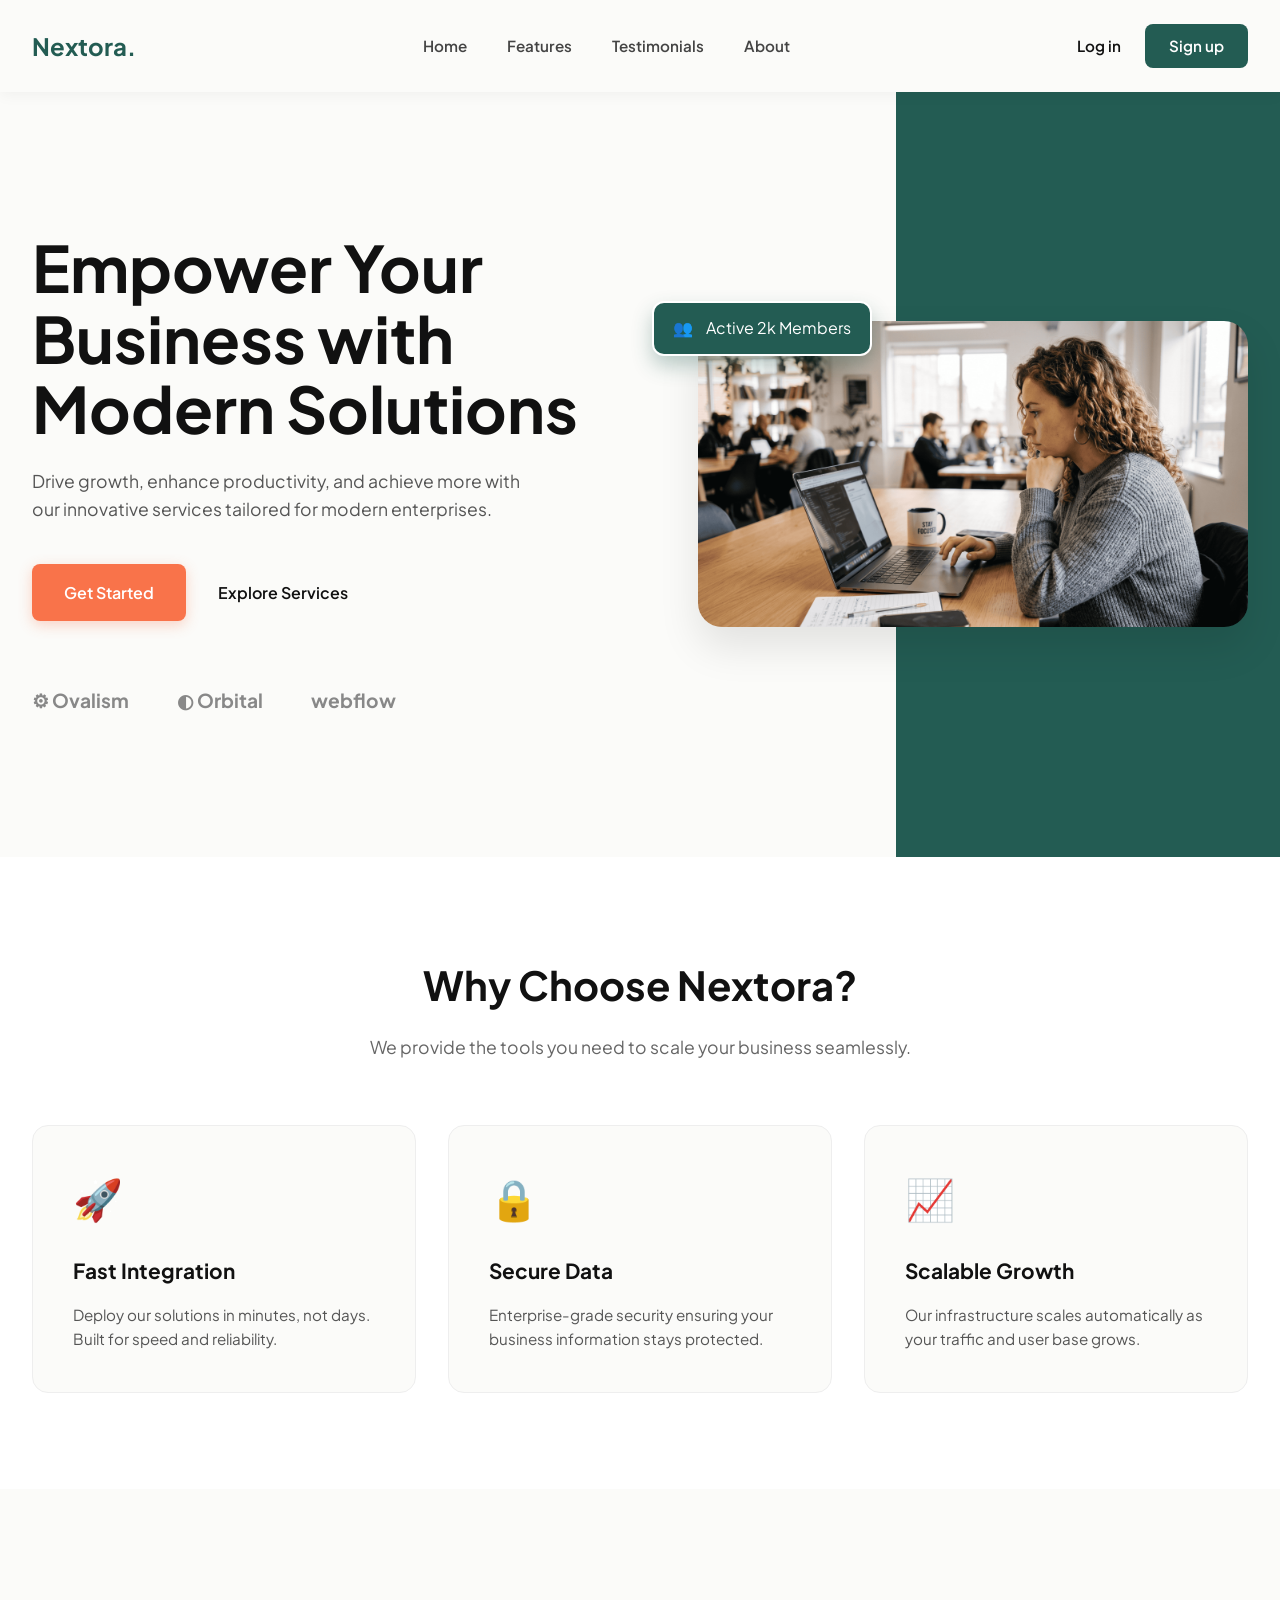
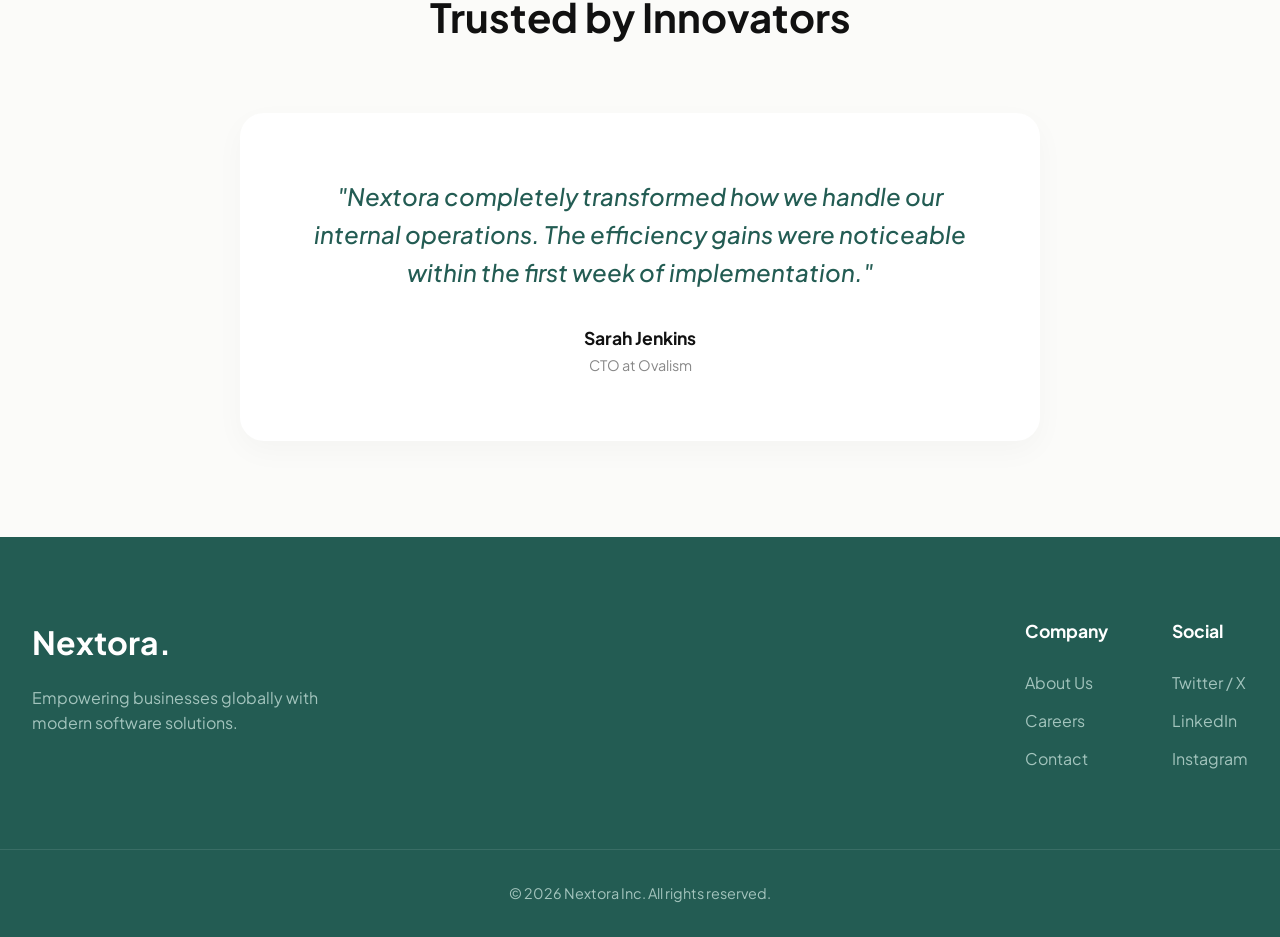
<file: WebDev-L1-LandingPage/index.html>
<!DOCTYPE html>
<html lang="en">
<head>
    <meta charset="UTF-8">
    <meta name="viewport" content="width=device-width, initial-scale=1.0">
    <title>Nextora Landing Page</title>
    <link rel="stylesheet" href="style.css">
    <link href="https://fonts.googleapis.com/css2?family=Plus+Jakarta+Sans:wght@400;500;600;700&display=swap" rel="stylesheet">
</head>
<body>

    <header class="navbar">
        <div class="nav-container">
            <div class="logo">Nextora.</div>
            
            <nav class="nav-links">
                <a href="#home">Home</a>
                <a href="#features">Features</a>
                <a href="#testimonials">Testimonials</a>
                <a href="#about">About</a>
            </nav>
            
            <div class="nav-actions">
                <a href="#" class="login-link">Log in</a>
                <a href="#" class="signup-btn">Sign up</a>
            </div>
        </div>
    </header>

    
    <section id="home" class="hero-section">
        <div class="bg-left"></div>
        <div class="bg-right"></div>
        
        <div class="container hero">

            <div class="hero-text">
                <h1>Empower Your<br>Business with<br>Modern Solutions</h1>
                <p>Drive growth, enhance productivity, and achieve more with our innovative services tailored for modern enterprises.</p>
                
                <div class="cta-buttons">
                    <a href="#features" class="btn-primary">Get Started</a>
                    <a href="#about" class="btn-secondary">Explore Services</a>
                </div>

                
                <div class="partners">
                    <span class="partner-logo">⚙ Ovalism</span>
                    <span class="partner-logo">◐ Orbital</span>
                    <span class="partner-logo">webflow</span>
                </div>
            </div>

            
            <div class="hero-visual">
                <div class="floating-badge">
                    <span class="avatar-group">👥</span>
                    <span class="badge-text">Active 2k Members</span>
                </div>
                <img src="assets\image1.png" alt="Woman working on laptop" class="main-image">
            </div>
        </div>
    </section>

    
    <section id="features" class="features-section">
        <div class="container">
            <div class="section-heading">
                <h2>Why Choose Nextora?</h2>
                <p>We provide the tools you need to scale your business seamlessly.</p>
            </div>
            
            <div class="features-grid">
                <div class="feature-card">
                    <div class="feature-icon">🚀</div>
                    <h3>Fast Integration</h3>
                    <p>Deploy our solutions in minutes, not days. Built for speed and reliability.</p>
                </div>
                <div class="feature-card">
                    <div class="feature-icon">🔒</div>
                    <h3>Secure Data</h3>
                    <p>Enterprise-grade security ensuring your business information stays protected.</p>
                </div>
                <div class="feature-card">
                    <div class="feature-icon">📈</div>
                    <h3>Scalable Growth</h3>
                    <p>Our infrastructure scales automatically as your traffic and user base grows.</p>
                </div>
            </div>
        </div>
    </section>

    
    <section id="testimonials" class="testimonials-section">
        <div class="container">
            <div class="section-heading">
                <h2>Trusted by Innovators</h2>
            </div>
            
            <div class="testimonial-card">
                <p class="quote">"Nextora completely transformed how we handle our internal operations. The efficiency gains were noticeable within the first week of implementation."</p>
                <div class="author">
                    <strong>Sarah Jenkins</strong>
                    <span>CTO at Ovalism</span>
                </div>
            </div>
        </div>
    </section>

    
    <footer class="footer">
        <div class="container footer-content">
            <div class="footer-brand">
                <h2>Nextora.</h2>
                <p>Empowering businesses globally with modern software solutions.</p>
            </div>
            <div class="footer-links">
                <div class="link-group">
                    <h4>Company</h4>
                    <a href="#">About Us</a>
                    <a href="#">Careers</a>
                    <a href="#">Contact</a>
                </div>
                <div class="link-group">
                    <h4>Social</h4>
                    <a href="#">Twitter / X</a>
                    <a href="#">LinkedIn</a>
                    <a href="#">Instagram</a>
                </div>
            </div>
        </div>
        <div class="footer-bottom">
            <p>&copy; 2026 Nextora Inc. All rights reserved.</p>
        </div>
    </footer>

</body>
</html>
</file>
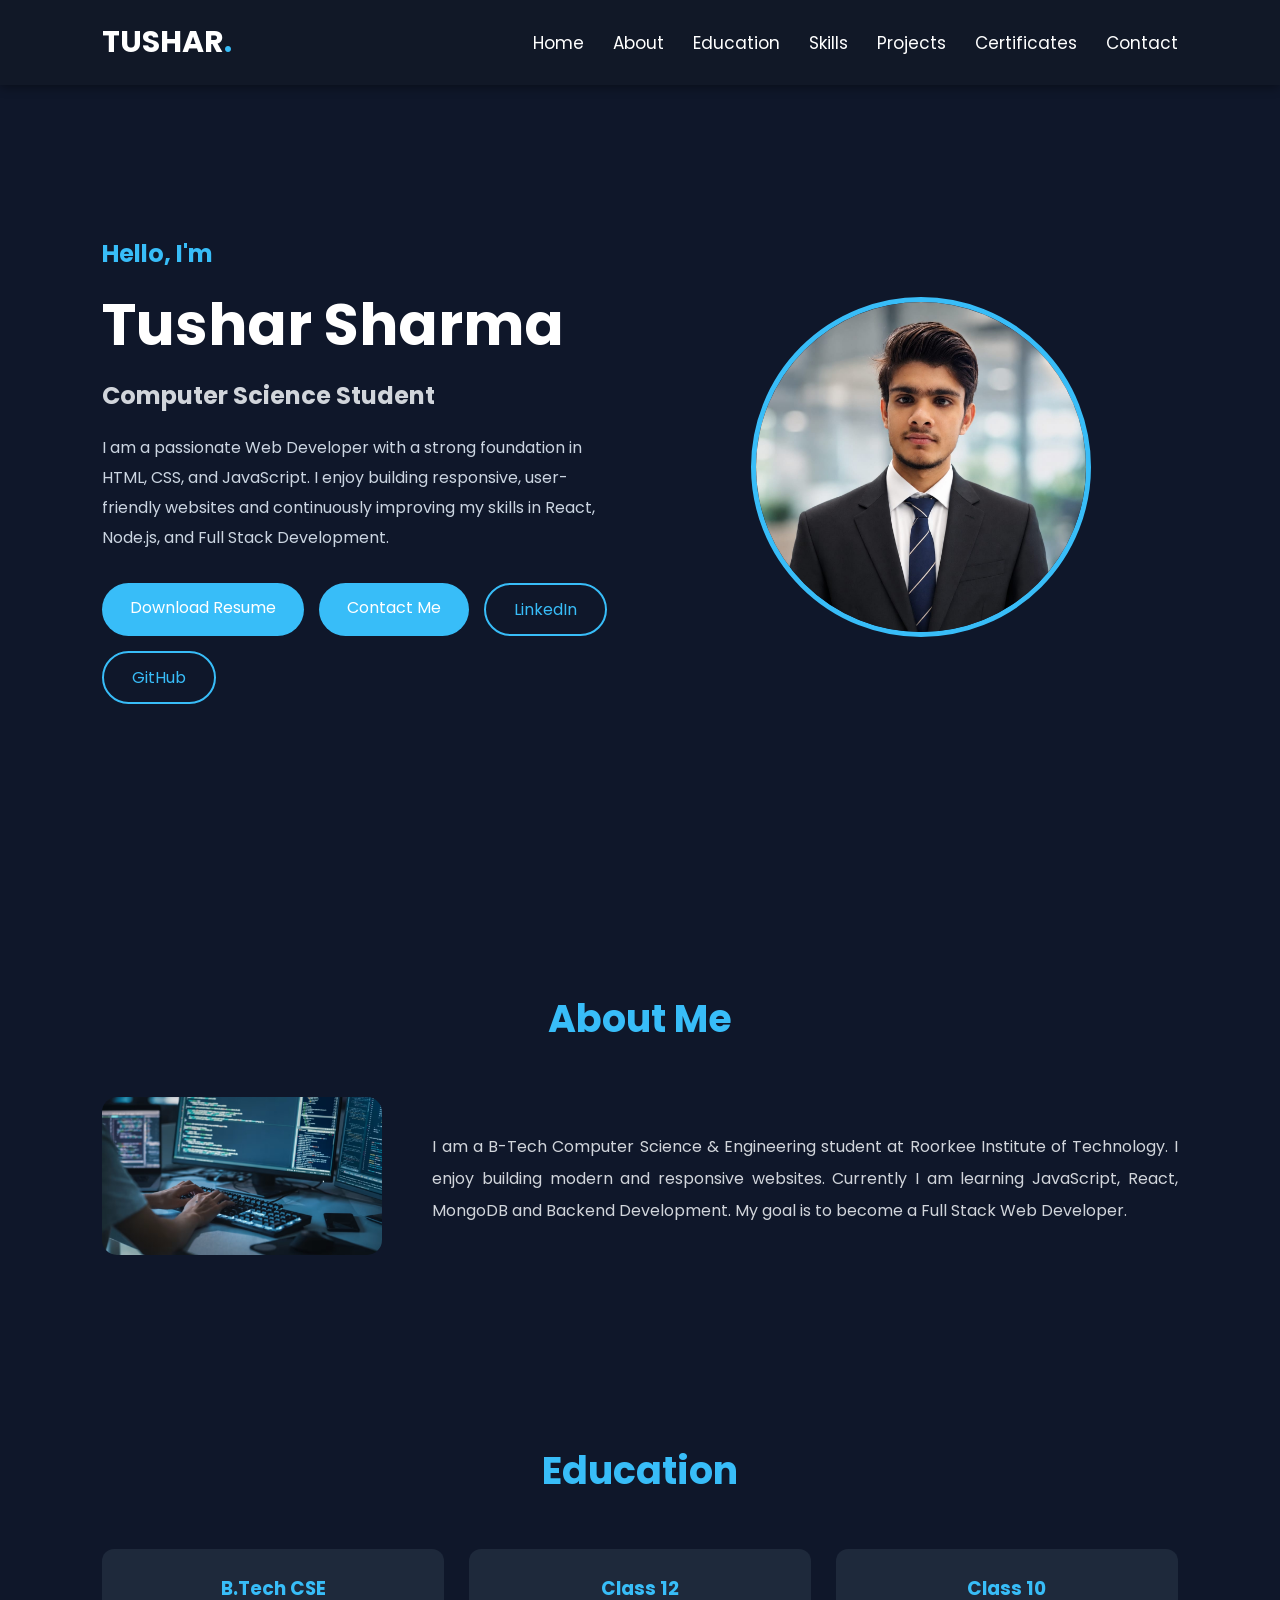
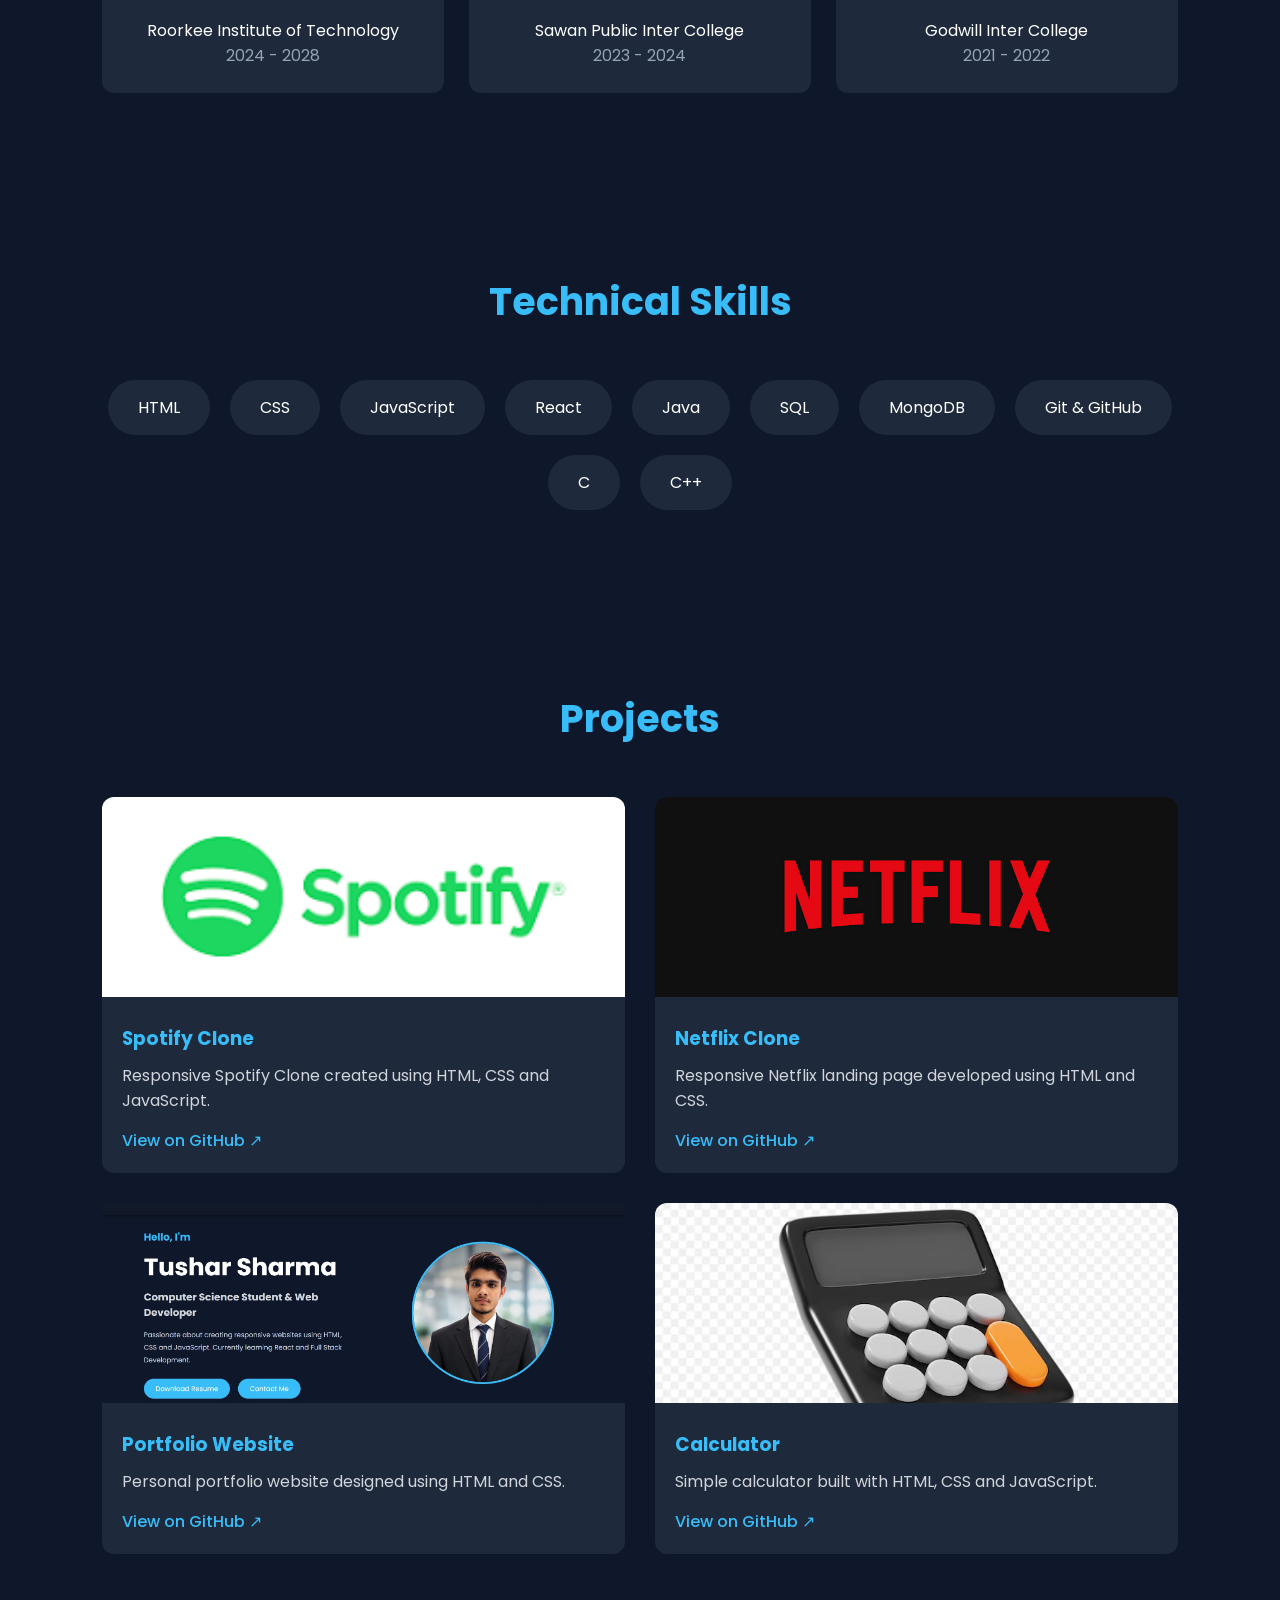
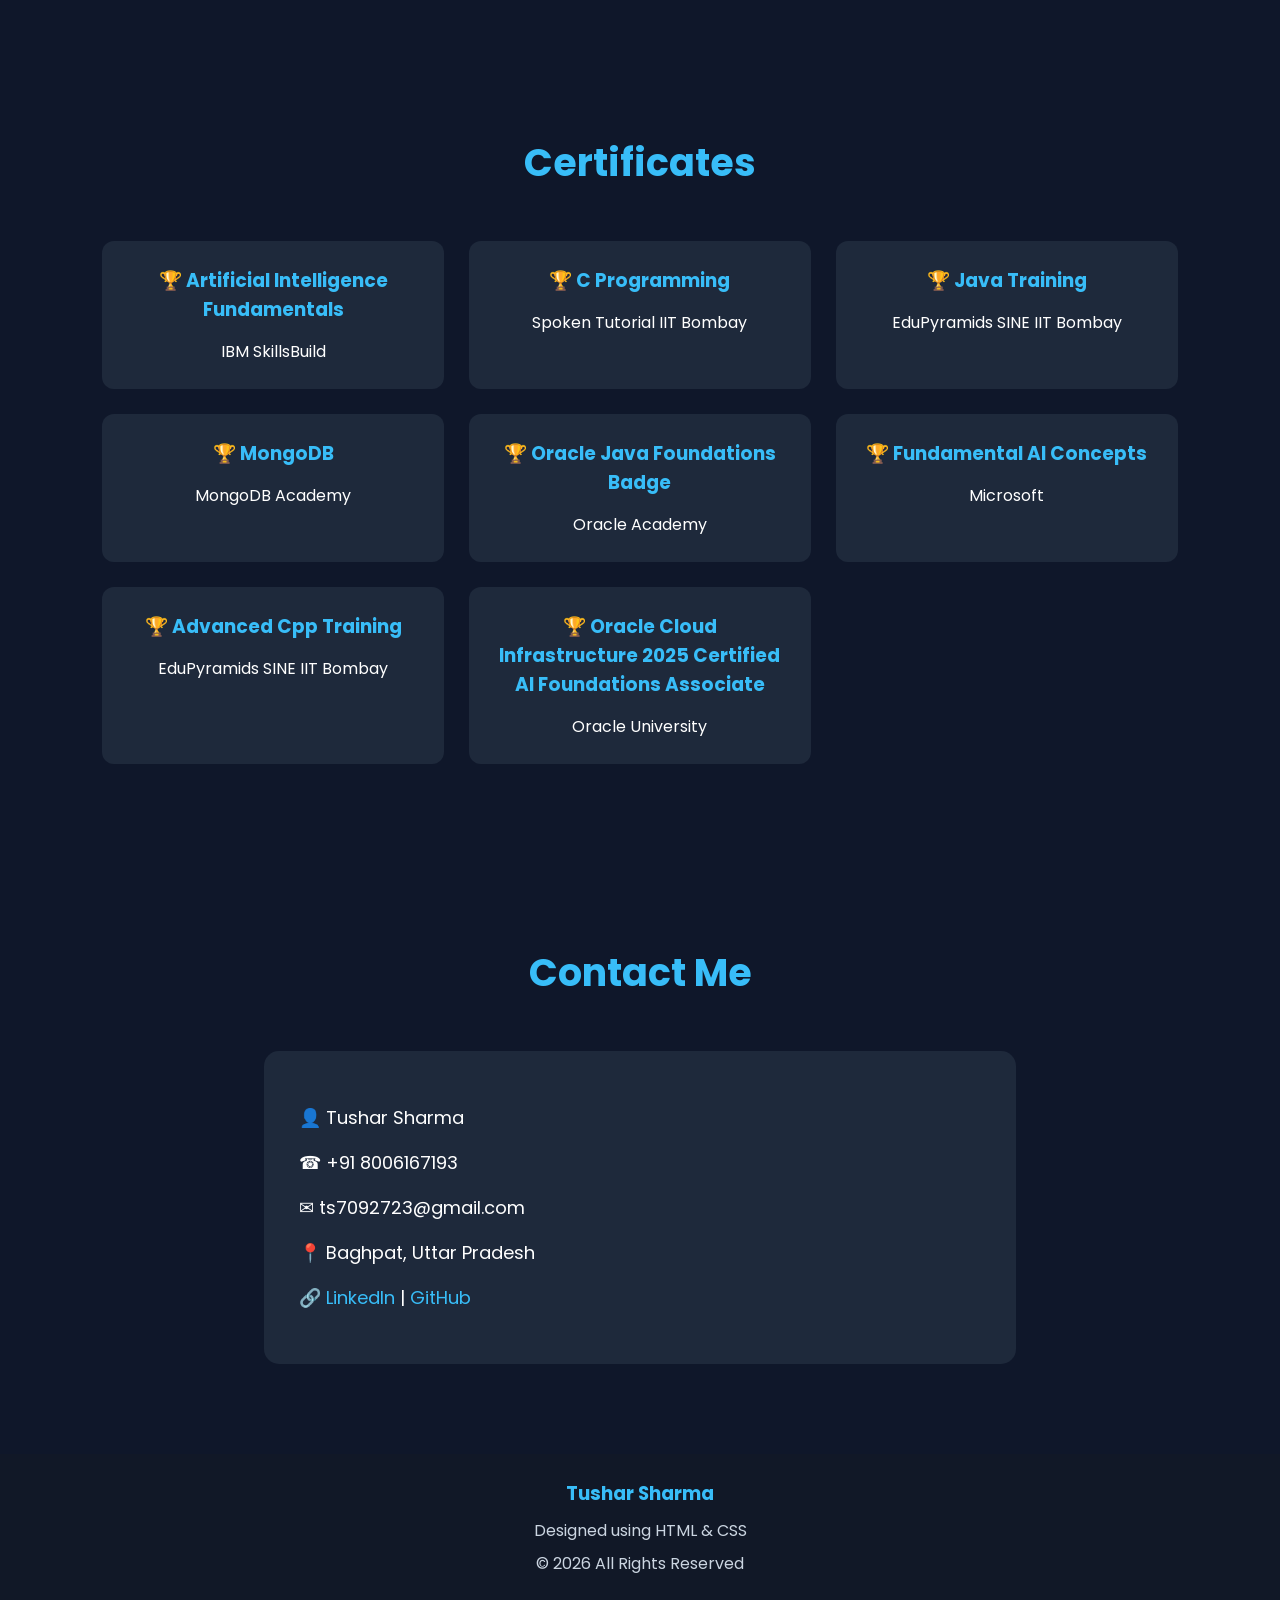
<file: WebDev-L1-PersonalPortfolio/index.html>
<!DOCTYPE html>
<html lang="en">
<head>
    <meta charset="UTF-8">
    <meta name="viewport" content="width=device-width, initial-scale=1.0">
    <title>Tushar Sharma - Portfolio</title>
    <link rel="stylesheet" href="style.css">
    <link href="https://fonts.googleapis.com/css2?family=Poppins:wght@300;400;500;600;700&display=swap" rel="stylesheet">
</head>
<body>

    <header>
        <div class="logo">
            TUSHAR<span>.</span>
        </div>
        <nav>
            <a href="#home">Home</a>
            <a href="#about">About</a>
            <a href="#education">Education</a>
            <a href="#skills">Skills</a>
            <a href="#projects">Projects</a>
            <a href="#certifications">Certificates</a>
            <a href="#contact">Contact</a>
        </nav>
    </header>

    <section class="hero" id="home">
        <div class="left">
            <h3>Hello, I'm</h3>
            <h1>Tushar Sharma</h1>
            <h2>Computer Science Student</h2>
            <p>
              I am a passionate Web Developer with a strong foundation in HTML, CSS, and JavaScript. I enjoy building responsive, user-friendly websites and continuously improving my skills in React, Node.js, and Full Stack Development.
            </p>
            <div class="buttons">
                <a href="assets/resume_tushar_sharma.pdf" download>Download Resume</a>
                <a href="#contact">Contact Me</a>
                <a href="https://linkedin.com/in/tushar-sharma-b5079a329" target="_blank" class="social-btn">LinkedIn</a>
                <a href="https://github.com/tusharsharma264" target="_blank" class="social-btn">GitHub</a>
            </div>
        </div>
        <div class="right">
            <img src="assets/image1.jpeg" alt="Profile Photo">
        </div>
    </section>

    <section id="about">
        <h2 class="title">About Me</h2>
        <div class="about-box">
            <div class="about-image">
                <img src="assets/image2.avif" alt="About Image">
            </div>
            <div class="about-content">
                <p>
                    I am a B-Tech Computer Science & Engineering student at Roorkee Institute of Technology. I enjoy building modern and responsive websites. Currently I am learning JavaScript, React, MongoDB and Backend Development. My goal is to become a Full Stack Web Developer.
                </p>
            </div>
        </div>
    </section>

    <section id="education">
        <h2 class="title">Education</h2>
        <div class="education">
            <div class="card">
                <h3>B.Tech CSE</h3>
                <p>Roorkee Institute of Technology</p>
                <span>2024 - 2028</span>
            </div>
            <div class="card">
                <h3>Class 12</h3>
                <p>Sawan Public Inter College</p>
                <span>2023 - 2024</span>
            </div>
            <div class="card">
                <h3>Class 10</h3>
                <p>Godwill Inter College</p>
                <span>2021 - 2022</span>
            </div>
        </div>
    </section>

    <section id="skills">
        <h2 class="title">Technical Skills</h2>
        <div class="skills">
            <div class="skill">HTML</div>
            <div class="skill">CSS</div>
            <div class="skill">JavaScript</div>
            <div class="skill">React</div>
            <div class="skill">Java</div>
            <div class="skill">SQL</div>
            <div class="skill">MongoDB</div>
            <div class="skill">Git & GitHub</div>
            <div class="skill">C</div>
            <div class="skill">C++</div>
        </div>
    </section>

    <section id="projects">
        <h2 class="title">Projects</h2>
        <div class="project-container">
            <div class="project">
                <img src="assets/spotify.png" alt="Spotify Clone">
                <h3>Spotify Clone</h3>
                <p>Responsive Spotify Clone created using HTML, CSS and JavaScript.</p>
                <a href="https://github.com/tusharsharma264" target="_blank" class="project-link">View on GitHub ↗</a>
            </div>
            <div class="project">
                <img src="assets/netflix.jpg" alt="Netflix Clone">
                <h3>Netflix Clone</h3>
                <p>Responsive Netflix landing page developed using HTML and CSS.</p>
                <a href="https://github.com/tusharsharma264" target="_blank" class="project-link">View on GitHub ↗</a>
            </div>
            <div class="project">
                <img src="assets/portfolio.jpg" alt="Portfolio">
                <h3>Portfolio Website</h3>
                <p>Personal portfolio website designed using HTML and CSS.</p>
                <a href="https://github.com/tusharsharma264" target="_blank" class="project-link">View on GitHub ↗</a>
            </div>
            <div class="project">
                <img src="assets/calci.avif" alt="Calculator">
                <h3>Calculator</h3>
                <p>Simple calculator built with HTML, CSS and JavaScript.</p>
                <a href="https://github.com/tusharsharma264" target="_blank" class="project-link">View on GitHub ↗</a>
            </div>
        </div>
    </section>
    
    <section id="certifications">
        <h2 class="title">Certificates</h2>
        <div class="certificate-box">
            <div class="certificate">
                <h3>🏆 Artificial Intelligence Fundamentals</h3>
                <p>IBM SkillsBuild</p>
            </div>
            <div class="certificate">
                <h3>🏆 C Programming</h3>
                <p>Spoken Tutorial IIT Bombay</p>
            </div>
            <div class="certificate">
                <h3>🏆 Java Training</h3>
                <p>EduPyramids SINE IIT Bombay</p>
            </div>
            <div class="certificate">
                <h3>🏆 MongoDB</h3>
                <p>MongoDB Academy</p>
            </div>
            <div class="certificate">
                <h3>🏆 Oracle Java Foundations Badge</h3>
                <p>Oracle Academy</p>
            </div>
            <div class="certificate">
                <h3>🏆 Fundamental AI Concepts</h3>
                <p>Microsoft</p>
            </div>
            <div class="certificate">
                <h3>🏆 Advanced Cpp Training</h3>
                <p>EduPyramids SINE IIT Bombay</p>
            </div>
            <div class="certificate">
                <h3>🏆 Oracle Cloud Infrastructure 2025 Certified AI Foundations Associate</h3>
                <p>Oracle University</p>
            </div>
        </div>
    </section>

    <section id="contact">
        <h2 class="title">Contact Me</h2>
        <div class="contact-box">
            <p>👤 Tushar Sharma</p>
            <p>☎ +91 8006167193</p>
            <p>✉ ts7092723@gmail.com</p>
            <p>📍 Baghpat, Uttar Pradesh</p>
            <p>🔗 <a href="https://linkedin.com/in/tushar-sharma-b5079a329" target="_blank" class="contact-link">LinkedIn</a> | <a href="https://github.com/tusharsharma264" target="_blank" class="contact-link">GitHub</a></p>
        </div>
    </section>
    
    <footer>
        <h3>Tushar Sharma</h3>
        <p>Designed using HTML & CSS</p>
        <p>© 2026 All Rights Reserved</p>
    </footer>

</body>
</html>
</file>
<file: WebDev-L1-LandingPage/style.css>
* {
    margin: 0;
    padding: 0;
    box-sizing: border-box;
    font-family: 'Plus Jakarta Sans', sans-serif;
}

html {
    scroll-behavior: smooth; 
}

body {
    background-color: #fbfbf9;
    color: #111;
    line-height: 1.6;
    overflow-x: hidden;
}

.container {
    max-width: 1300px;
    margin: 0 auto;
    padding: 0 2rem;
}


.navbar {
    position: sticky; 
    top: 0;
    width: 100%;
    background-color: #fbfbf9;
    z-index: 1000;
    box-shadow: 0 2px 15px rgba(0,0,0,0.05);
}

.nav-container {
    max-width: 1300px;
    margin: 0 auto;
    padding: 1.5rem 2rem;
    display: flex;
    justify-content: space-between;
    align-items: center;
}

.logo {
    font-size: 1.5rem;
    font-weight: 700;
    color: #235c53;
}

.nav-links {
    display: flex;
    gap: 2.5rem;
}

.nav-links a {
    text-decoration: none;
    color: #444;
    font-size: 0.95rem;
    font-weight: 600;
    transition: color 0.3s;
}

.nav-links a:hover {
    color: #f9734a;
}

.nav-actions {
    display: flex;
    align-items: center;
    gap: 1.5rem;
}

.login-link {
    text-decoration: none;
    color: #111;
    font-weight: 600;
    font-size: 0.95rem;
}

.signup-btn {
    text-decoration: none;
    background-color: #235c53; 
    color: #fff;
    padding: 0.6rem 1.5rem;
    border-radius: 8px;
    font-weight: 600;
    font-size: 0.95rem;
    transition: background-color 0.3s;
}

.signup-btn:hover {
    background-color: #1a453e;
}


.hero-section {
    position: relative;
    padding: 6rem 0;
    min-height: 85vh;
    display: flex;
    align-items: center;
}


.bg-left {
    position: absolute;
    top: 0; left: 0;
    width: 70%; height: 100%;
    background-color: #fbfbf9;
    z-index: -1;
}

.bg-right {
    position: absolute;
    top: 0; right: 0;
    width: 30%; height: 100%;
    background-color: #235c53;
    z-index: -1;
}

.hero {
    display: flex;
    justify-content: space-between;
    align-items: center;
    gap: 4rem;
    width: 100%;
}


.hero-text {
    flex: 1;
    max-width: 600px;
}

.hero-text h1 {
    font-size: 4rem;
    line-height: 1.1;
    color: #111;
    margin-bottom: 1.5rem;
    font-weight: 700;
}

.hero-text p {
    font-size: 1.1rem;
    color: #555;
    margin-bottom: 2.5rem;
    max-width: 90%;
}

.cta-buttons {
    display: flex;
    align-items: center;
    gap: 2rem;
    margin-bottom: 4rem;
}

.btn-primary {
    text-decoration: none;
    background-color: #f9734a; 
    color: #fff;
    padding: 1rem 2rem;
    border-radius: 8px;
    font-weight: 600;
    box-shadow: 0 4px 14px rgba(249, 115, 74, 0.3);
    transition: transform 0.2s;
}

.btn-primary:hover {
    transform: translateY(-2px);
}

.btn-secondary {
    text-decoration: none;
    color: #111;
    font-weight: 600;
}

.partners {
    display: flex;
    gap: 3rem;
    align-items: center;
    color: #888;
    font-weight: 700;
    font-size: 1.2rem;
}


.hero-visual {
    flex: 1;
    position: relative;
    display: flex;
    justify-content: flex-end;
}

.main-image {
    width: 100%;
    max-width: 550px;
    height: auto;
    border-radius: 24px;
    object-fit: cover;
    box-shadow: 0 20px 40px rgba(0,0,0,0.1);
}

.floating-badge {
    position: absolute;
    top: -20px;
    left: -20px;
    background-color: #235c53;
    color: #fff;
    padding: 0.8rem 1.2rem;
    border-radius: 12px;
    display: flex;
    align-items: center;
    gap: 0.8rem;
    box-shadow: 0 10px 20px rgba(35, 92, 83, 0.3);
    border: 2px solid #fff;
    z-index: 10;
}

.features-section {
    padding: 6rem 0;
    background-color: #fff;
}

.section-heading {
    text-align: center;
    margin-bottom: 4rem;
}

.section-heading h2 {
    font-size: 2.5rem;
    color: #111;
    margin-bottom: 1rem;
}

.section-heading p {
    color: #666;
    font-size: 1.1rem;
}

.features-grid {
    display: grid;
    grid-template-columns: repeat(auto-fit, minmax(300px, 1fr));
    gap: 2rem;
}

.feature-card {
    background: #fbfbf9;
    padding: 2.5rem;
    border-radius: 16px;
    border: 1px solid #eee;
    transition: transform 0.3s;
}

.feature-card:hover {
    transform: translateY(-5px);
}

.feature-icon {
    font-size: 2.5rem;
    margin-bottom: 1.5rem;
}

.feature-card h3 {
    margin-bottom: 1rem;
    font-size: 1.3rem;
}

.feature-card p {
    color: #555;
    font-size: 0.95rem;
}


.testimonials-section {
    padding: 6rem 0;
    background-color: #fbfbf9;
}

.testimonial-card {
    max-width: 800px;
    margin: 0 auto;
    background: #fff;
    padding: 4rem;
    border-radius: 24px;
    text-align: center;
    box-shadow: 0 10px 30px rgba(0,0,0,0.03);
}

.quote {
    font-size: 1.5rem;
    font-weight: 500;
    color: #235c53;
    margin-bottom: 2rem;
    font-style: italic;
}

.author strong {
    display: block;
    color: #111;
    font-size: 1.1rem;
}

.author span {
    color: #888;
    font-size: 0.9rem;
}


.footer {
    background-color: #235c53;
    color: #fff;
    padding: 5rem 0 2rem 0;
}

.footer-content {
    display: flex;
    justify-content: space-between;
    flex-wrap: wrap;
    gap: 3rem;
    margin-bottom: 4rem;
}

.footer-brand h2 {
    font-size: 2rem;
    margin-bottom: 1rem;
    color: #fff;
}

.footer-brand p {
    color: #a3c4bd;
    max-width: 300px;
}

.footer-links {
    display: flex;
    gap: 4rem;
}

.link-group h4 {
    margin-bottom: 1.5rem;
    font-size: 1.1rem;
    color: #fff;
}

.link-group a {
    display: block;
    color: #a3c4bd;
    text-decoration: none;
    margin-bottom: 0.8rem;
    transition: color 0.3s;
}

.link-group a:hover {
    color: #f9734a;
}

.footer-bottom {
    text-align: center;
    padding-top: 2rem;
    border-top: 1px solid rgba(255,255,255,0.1);
    color: #a3c4bd;
    font-size: 0.9rem;
}


@media (max-width: 992px) {
    .hero {
        flex-direction: column;
        text-align: center;
    }
    
    .hero-text {
        max-width: 100%;
    }
    
    .hero-text p {
        margin: 0 auto 2.5rem auto;
    }
    
    .cta-buttons {
        justify-content: center;
    }
    
    .partners {
        justify-content: center;
        margin-bottom: 3rem;
    }

    
    .bg-right {
        display: none; 
    }
    .bg-left {
        width: 100%;
    }
}

@media (max-width: 768px) {
    .nav-container {
        flex-direction: column;
        gap: 1.5rem;
        padding: 1rem;
    }

    .hero-text h1 {
        font-size: 2.8rem;
    }

    .testimonial-card {
        padding: 2rem;
    }

    .quote {
        font-size: 1.2rem;
    }

    .footer-content {
        flex-direction: column;
    }

    .footer-links {
        flex-direction: column;
        gap: 2rem;
    }
}
</file>
<file: WebDev-L1-PersonalPortfolio/style.css>
@import url('https://fonts.googleapis.com/css2?family=Poppins:wght@300;400;500;600;700&display=swap');

* {
    margin: 0;
    padding: 0;
    box-sizing: border-box;
    font-family: "Poppins", sans-serif;
    scroll-behavior: smooth;
}

body {
    background-color: #0f172a;
    color: white;
}

header {
    width: 100%;
    background-color: #111827;
    padding: 20px 8%;
    display: flex;
    justify-content: space-between;
    align-items: center;
    position: fixed;
    top: 0;
    left: 0;
    box-shadow: 0 2px 10px rgba(0,0,0,0.4);
    z-index: 1000;
}

.logo {
    font-size: 30px;
    font-weight: bold;
}

.logo span {
    color: #38bdf8;
}

nav a {
    color: white;
    text-decoration: none;
    margin-left: 25px;
    font-size: 17px;
    transition: 0.3s;
}

nav a:hover {
    color: #38bdf8;
}

.hero {
    min-height: 100vh;
    display: flex;
    justify-content: space-between;
    align-items: center;
    padding: 120px 8% 80px;
    gap: 50px;
}

.left {
    width: 50%;
}

.left h3 {
    color: #38bdf8;
    font-size: 24px;
}

.left h1 {
    font-size: 58px;
    margin: 10px 0;
}

.left h2 {
    color: #d1d5db;
    margin-bottom: 20px;
}

.left p {
    color: #cbd5e1;
    line-height: 30px;
    margin-bottom: 30px;
}

.buttons {
    display: flex;
    flex-wrap: wrap;
    gap: 15px;
}

.buttons a {
    display: inline-block;
    text-decoration: none;
    color: white;
    background-color: #38bdf8;
    padding: 12px 28px;
    border-radius: 30px;
    transition: 0.3s;
}

.buttons a:hover {
    background-color: #0ea5e9;
}

.buttons a.social-btn {
    background-color: transparent;
    border: 2px solid #38bdf8;
    color: #38bdf8;
}

.buttons a.social-btn:hover {
    background-color: #38bdf8;
    color: white;
}

.right {
    width: 50%;
    text-align: center;
}

.right img {
    width: 340px;
    height: 340px;
    border-radius: 50%;
    object-fit: cover;
    border: 5px solid #38bdf8;
}

section {
    padding: 90px 8%;
}

.title {
    text-align: center;
    font-size: 38px;
    color: #38bdf8;
    margin-bottom: 50px;
}

.about-box {
    display: flex;
    align-items: center;
    gap: 50px;
}

.about-image img {
    width: 280px;
    border-radius: 15px;
}

.about-content p {
    color: #d1d5db;
    line-height: 32px;
    text-align: justify;
}

.education {
    display: grid;
    grid-template-columns: repeat(3, 1fr);
    gap: 25px;
}

.card {
    background-color: #1e293b;
    padding: 25px;
    text-align: center;
    border-radius: 12px;
    transition: 0.3s;
}

.card:hover {
    transform: translateY(-8px);
}

.card h3 {
    color: #38bdf8;
    margin-bottom: 15px;
}

.card span {
    color: #94a3b8;
}

.skills {
    display: flex;
    flex-wrap: wrap;
    justify-content: center;
    gap: 20px;
}

.skill {
    background-color: #1e293b;
    padding: 15px 30px;
    border-radius: 30px;
    transition: 0.3s;
}

.skill:hover {
    background-color: #38bdf8;
}

.project-container {
    display: grid;
    grid-template-columns: repeat(2, 1fr);
    gap: 30px;
}

.project {
    background-color: #1e293b;
    border-radius: 12px;
    overflow: hidden;
    transition: 0.3s;
    padding-bottom: 20px;
}

.project:hover {
    transform: translateY(-8px);
}

.project img {
    width: 100%;
    height: 200px;
    object-fit: cover;
}

.project h3 {
    color: #38bdf8;
    margin: 20px 20px 10px;
}

.project p {
    margin: 0 20px 15px;
    color: #d1d5db;
}

.project-link {
    display: inline-block;
    margin: 0 20px;
    color: #38bdf8;
    text-decoration: none;
    font-weight: 500;
    transition: 0.3s;
}

.project-link:hover {
    color: #0ea5e9;
    text-decoration: underline;
}

.certificate-box {
    display: grid;
    grid-template-columns: repeat(3, 1fr);
    gap: 25px;
}

.certificate {
    background-color: #1e293b;
    padding: 25px;
    text-align: center;
    border-radius: 12px;
    transition: 0.3s;
}

.certificate:hover {
    transform: translateY(-8px);
}

.certificate h3 {
    color: #38bdf8;
    margin-bottom: 15px;
}

.contact-box {
    width: 70%;
    margin: auto;
    background-color: #1e293b;
    padding: 35px;
    border-radius: 15px;
}

.contact-box p {
    margin: 18px 0;
    font-size: 18px;
}

.contact-link {
    color: #38bdf8;
    text-decoration: none;
    transition: 0.3s;
}

.contact-link:hover {
    color: #0ea5e9;
    text-decoration: underline;
}

footer {
    background-color: #111827;
    text-align: center;
    padding: 25px;
}

footer h3 {
    color: #38bdf8;
    margin-bottom: 10px;
}

footer p {
    color: #cbd5e1;
    margin-top: 8px;
}

@media (max-width: 992px) {
    header {
        flex-direction: column;
    }
    nav {
        margin-top: 15px;
    }
    .hero {
        flex-direction: column-reverse;
        text-align: center;
    }
    .left, .right {
        width: 100%;
    }
    .buttons {
        justify-content: center;
    }
    .about-box {
        flex-direction: column;
        text-align: center;
    }
    .education {
        grid-template-columns: repeat(2, 1fr);
    }
    .project-container {
        grid-template-columns: 1fr;
    }
    .certificate-box {
        grid-template-columns: repeat(2, 1fr);
    }
    .contact-box {
        width: 90%;
    }
}

@media (max-width: 600px) {
    nav {
        text-align: center;
    }
    nav a {
        display: inline-block;
        margin: 8px;
    }
    .left h1 {
        font-size: 40px;
    }
    .left h2 {
        font-size: 22px;
    }
    .right img {
        width: 250px;
        height: 250px;
    }
    .education, .certificate-box {
        grid-template-columns: 1fr;
    }
    .buttons {
        flex-direction: column;
        align-items: center;
    }
    .buttons a {
        display: block;
        width: 220px;
        text-align: center;
    }
    .title {
        font-size: 30px;
    }
}
</file>
